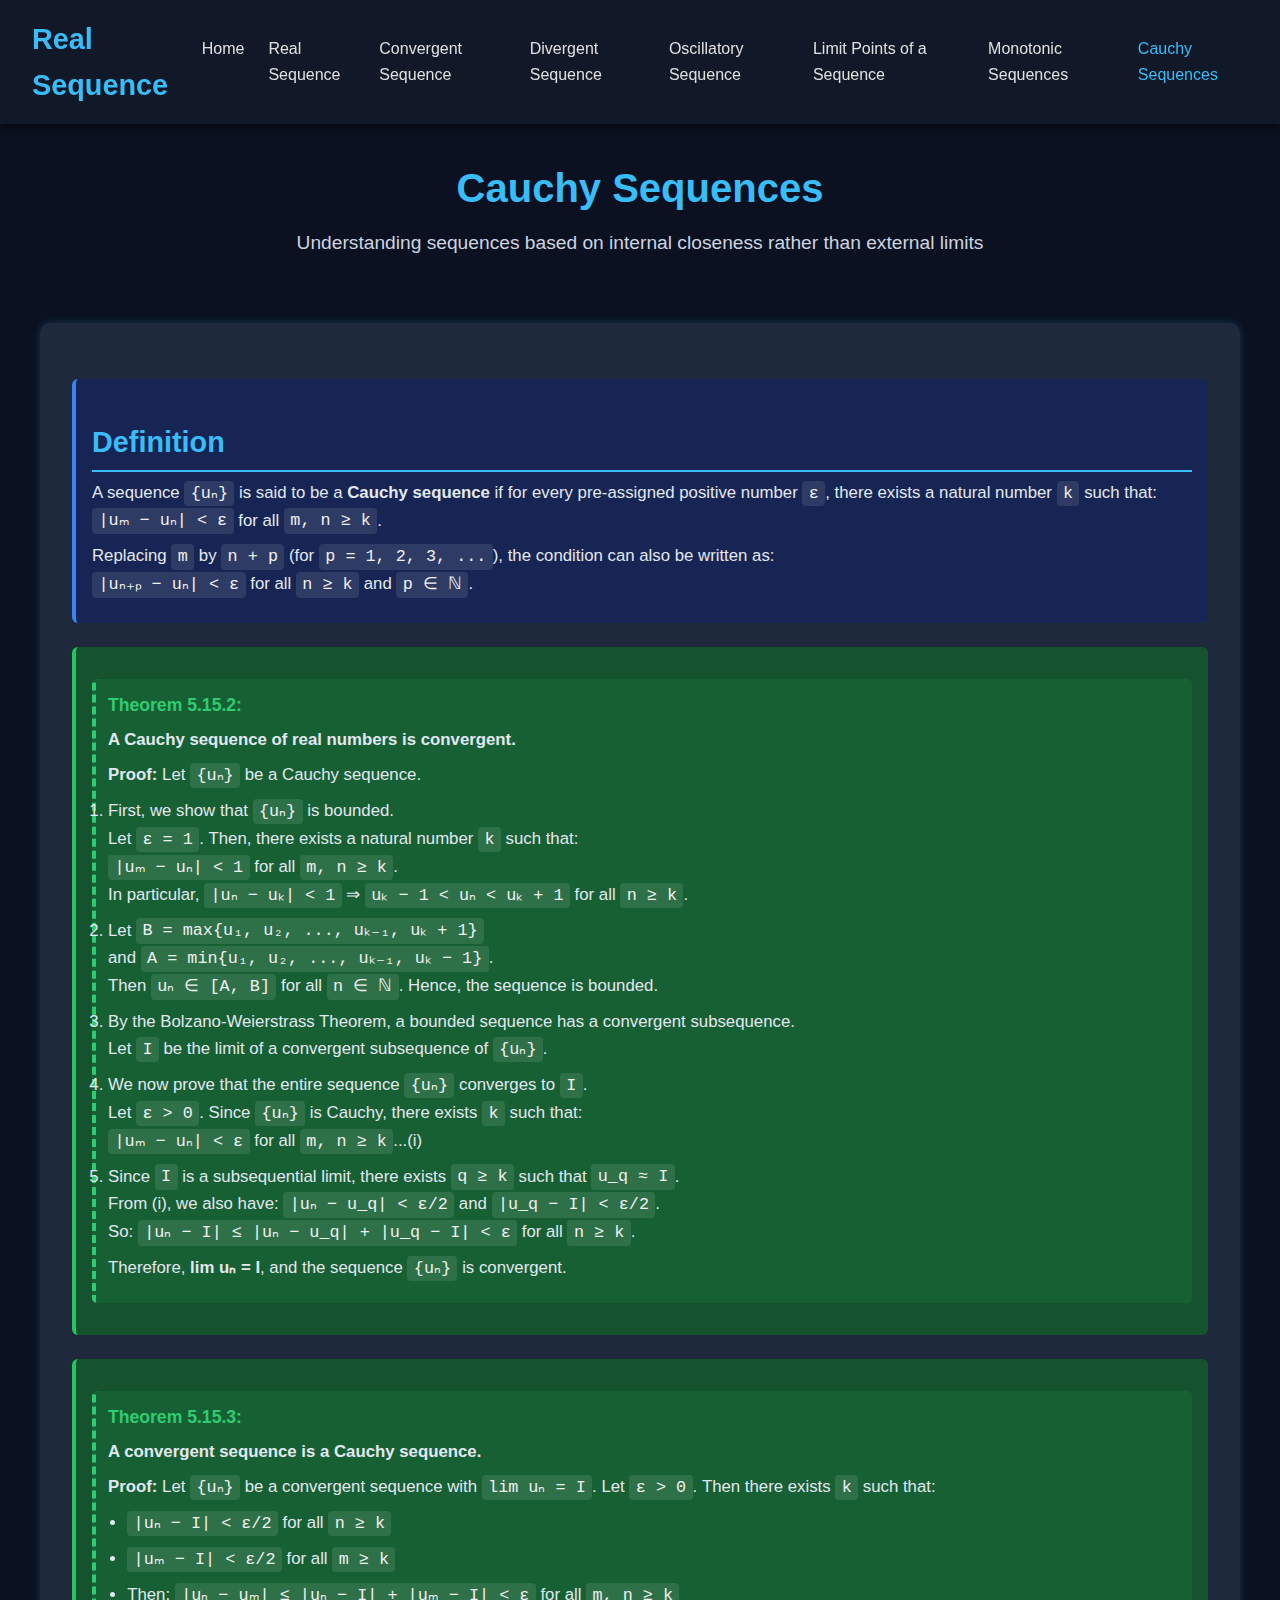
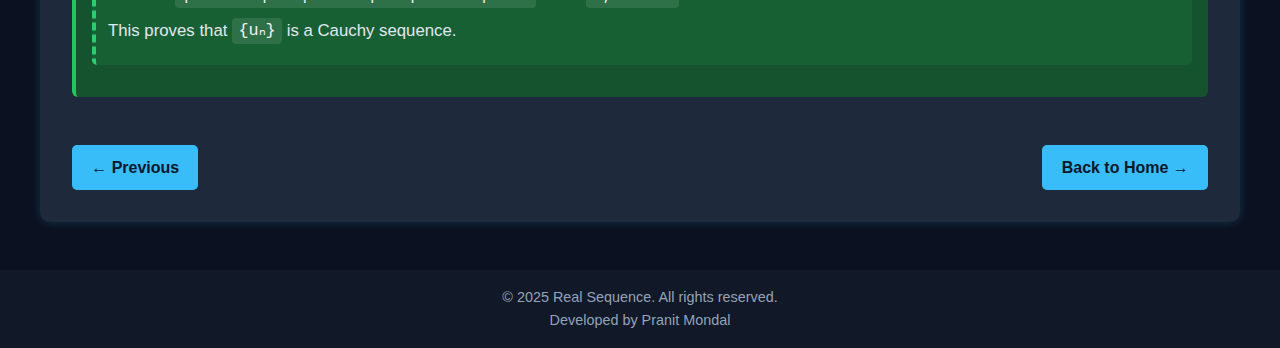
<file: cauchy-sequences.html>
<!DOCTYPE html>
<html lang="en">
<head>
  <meta charset="UTF-8" />
  <meta name="viewport" content="width=device-width, initial-scale=1.0"/>
  <title>Cauchy Sequences | Real Sequence</title>
  <link rel="stylesheet" href="real-sequence.css" />
</head>
<body>

  <nav>
    <div class="logo">Real Sequence</div>
    <ul class="nav-links">
        <li><a href="index.html">Home</a></li>
        <li><a href="real-sequence.html">Real Sequence</a></li>
        <li><a href="convergent-sequence.html">Convergent Sequence</a></li>
        <li><a href="divergent-sequence.html">Divergent Sequence</a></li>
        <li><a href="oscillatory-sequence.html">Oscillatory Sequence</a></li>
        <li><a  href="limit-points.html">Limit Points of a Sequence</a></li>
        <li><a href="monotonic-sequences.html">Monotonic Sequences</a></li>
        <li><a class="active" href="cauchy-sequences.html">Cauchy Sequences</a></li>
      
    </ul>
  </nav>

  <header class="header-content">
    <h1>Cauchy Sequences</h1>
    <p>Understanding sequences based on internal closeness rather than external limits</p>
  </header>

  <main class="content">
    <div class="definition">
        <h2>Definition</h2>
        <p>
          A sequence <code>{uₙ}</code> is said to be a <strong>Cauchy sequence</strong> if for every pre-assigned positive number <code>ε</code>, there exists a natural number <code>k</code> such that:
          <br><code>|uₘ − uₙ| &lt; ε</code> for all <code>m, n ≥ k</code>.
        </p>
        <p>
          Replacing <code>m</code> by <code>n + p</code> (for <code>p = 1, 2, 3, ...</code>), the condition can also be written as:
          <br><code>|uₙ₊ₚ − uₙ| &lt; ε</code> for all <code>n ≥ k</code> and <code>p ∈ ℕ</code>.
        </p>
      </div>
      
      <div class="theorem">
        <div class="nested-theorem">
          <h4>Theorem 5.15.2:</h4>
          <p><strong>A Cauchy sequence of real numbers is convergent.</strong></p>
          <p><strong>Proof:</strong> Let <code>{uₙ}</code> be a Cauchy sequence.</p>
          <ol>
            <li>
              First, we show that <code>{uₙ}</code> is bounded.<br>
              Let <code>ε = 1</code>. Then, there exists a natural number <code>k</code> such that:<br>
              <code>|uₘ − uₙ| &lt; 1</code> for all <code>m, n ≥ k</code>.<br>
              In particular, <code>|uₙ − uₖ| &lt; 1</code> ⇒ <code>uₖ − 1 &lt; uₙ &lt; uₖ + 1</code> for all <code>n ≥ k</code>.
            </li>
            <li>
              Let <code>B = max{u₁, u₂, ..., uₖ₋₁, uₖ + 1}</code><br>
              and <code>A = min{u₁, u₂, ..., uₖ₋₁, uₖ − 1}</code>.<br>
              Then <code>uₙ ∈ [A, B]</code> for all <code>n ∈ ℕ</code>. Hence, the sequence is bounded.
            </li>
            <li>
              By the Bolzano-Weierstrass Theorem, a bounded sequence has a convergent subsequence.<br>
              Let <code>I</code> be the limit of a convergent subsequence of <code>{uₙ}</code>.
            </li>
            <li>
              We now prove that the entire sequence <code>{uₙ}</code> converges to <code>I</code>.<br>
              Let <code>ε &gt; 0</code>. Since <code>{uₙ}</code> is Cauchy, there exists <code>k</code> such that:
              <br><code>|uₘ − uₙ| &lt; ε</code> for all <code>m, n ≥ k</code>...(i)
            </li>
            <li>
              Since <code>I</code> is a subsequential limit, there exists <code>q ≥ k</code> such that <code>u_q ≈ I</code>.<br>
              From (i), we also have: <code>|uₙ − u_q| &lt; ε/2</code> and <code>|u_q − I| &lt; ε/2</code>.<br>
              So: <code>|uₙ − I| ≤ |uₙ − u_q| + |u_q − I| &lt; ε</code> for all <code>n ≥ k</code>.
            </li>
          </ol>
          <p>Therefore, <strong>lim uₙ = I</strong>, and the sequence <code>{uₙ}</code> is convergent.</p>
        </div>
      </div>
      
      <div class="theorem">
        <div class="nested-theorem">
          <h4>Theorem 5.15.3:</h4>
          <p><strong>A convergent sequence is a Cauchy sequence.</strong></p>
          <p><strong>Proof:</strong> Let <code>{uₙ}</code> be a convergent sequence with <code>lim uₙ = I</code>. Let <code>ε &gt; 0</code>. Then there exists <code>k</code> such that:</p>
          <ul>
            <li><code>|uₙ − I| &lt; ε/2</code> for all <code>n ≥ k</code></li>
            <li><code>|uₘ − I| &lt; ε/2</code> for all <code>m ≥ k</code></li>
            <li>Then: <code>|uₙ − uₘ| ≤ |uₙ − I| + |uₘ − I| &lt; ε</code> for all <code>m, n ≥ k</code></li>
          </ul>
          <p>This proves that <code>{uₙ}</code> is a Cauchy sequence.</p>
        </div>
      </div>
      

    <div style="margin-top: 2rem; display: flex; justify-content: space-between;">
      <a href="monotonic-sequences.html" class="btn">← Previous</a>
      <a href="index.html" class="btn">Back to Home →</a>
    </div>
  </main>

  <footer>
    <p>&copy; 2025 Real Sequence. All rights reserved.</p>
    <p>Developed by Pranit Mondal</p>
  </footer>

</body>
</html>
</file>
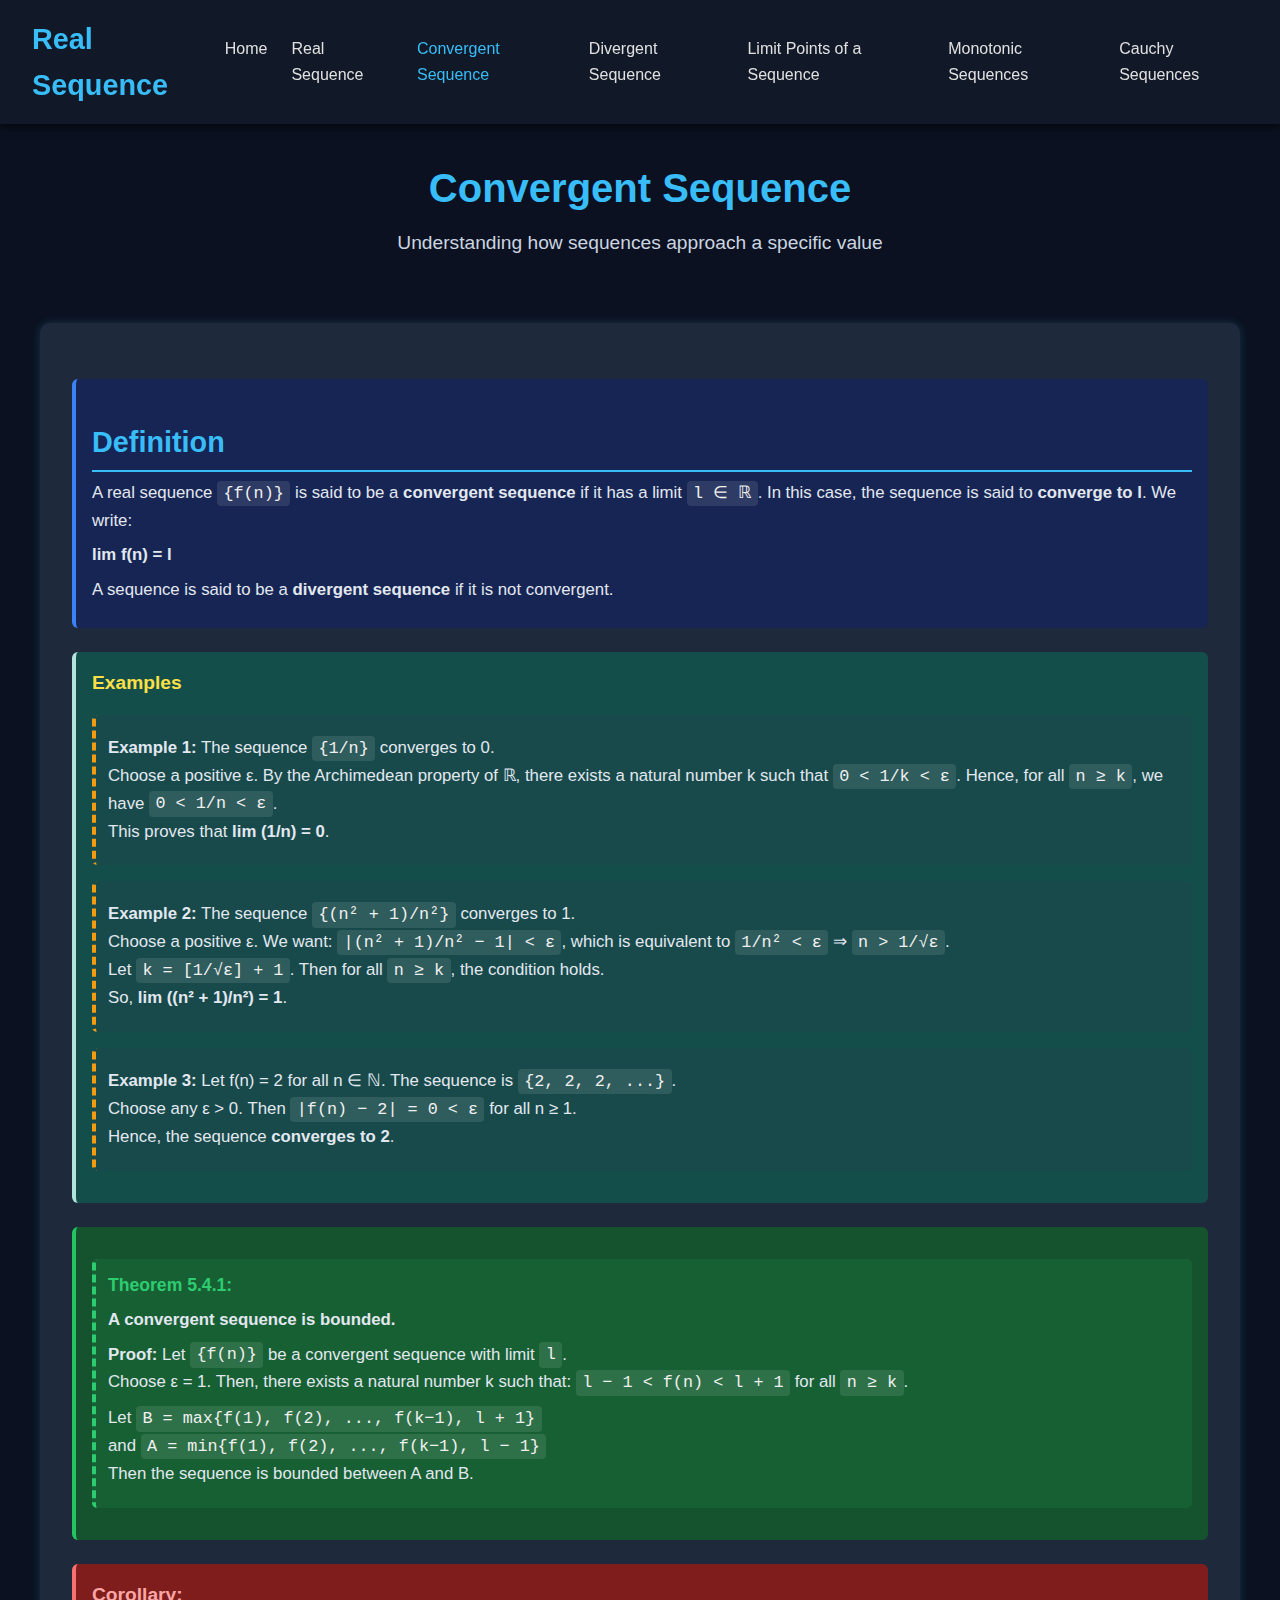
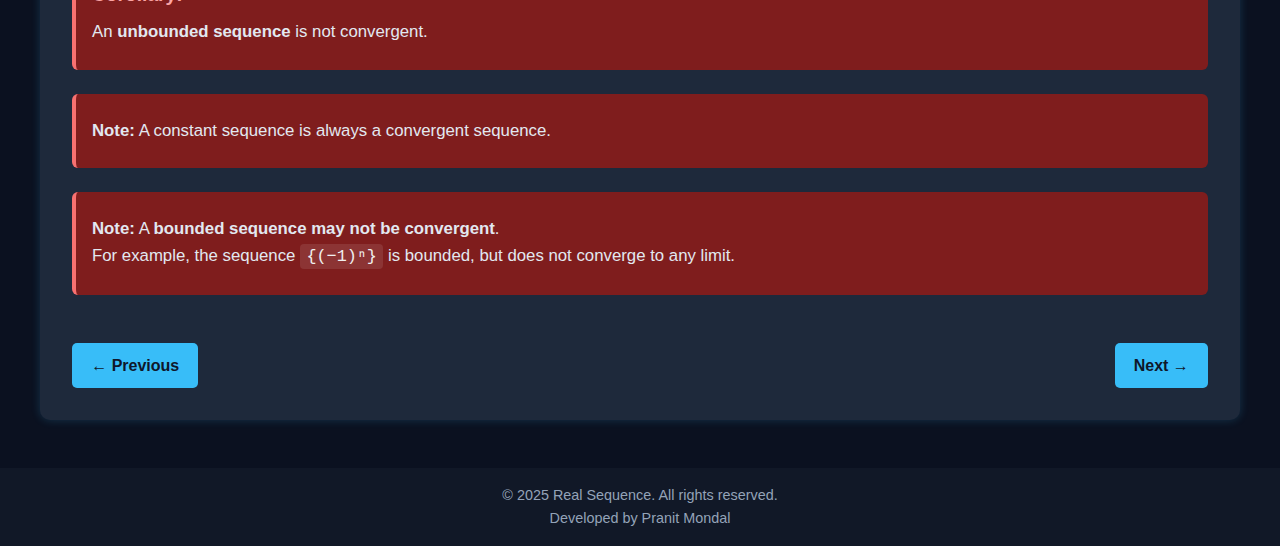
<file: convergent-sequence.html>
<!DOCTYPE html>
<html lang="en">
<head>
  <meta charset="UTF-8" />
  <meta name="viewport" content="width=device-width, initial-scale=1.0"/>
  <title>Convergent Sequence | Real Sequence</title>
  <link rel="stylesheet" href="real-sequence.css" />
</head>
<body>

  <nav>
    <div class="logo">Real Sequence</div>
    <ul class="nav-links">
        <li><a href="index.html">Home</a></li>
        <li><a href="real-sequence.html">Real Sequence</a></li>
        <li><a class="active" href="convergent-sequence.html">Convergent Sequence</a></li>
        <li><a href="divergent-sequence.html">Divergent Sequence</a></li>
        
        <li><a href="limit-points.html">Limit Points of a Sequence</a></li>
        <li><a href="monotonic-sequences.html">Monotonic Sequences</a></li>
        <li><a href="cauchy-sequences.html">Cauchy Sequences</a></li>
    </ul>
  </nav>

  <header class="header-content">
    <h1>Convergent Sequence</h1>
    <p>Understanding how sequences approach a specific value</p>
  </header>

  <main class="content">
    <div class="definition">
        <h2>Definition</h2>
        <p>
          A real sequence <code>{f(n)}</code> is said to be a <strong>convergent sequence</strong> if it has a limit <code>l ∈ ℝ</code>.
          In this case, the sequence is said to <strong>converge to l</strong>. We write:
        </p>
        <p><strong>lim f(n) = l</strong></p>
        <p>
          A sequence is said to be a <strong>divergent sequence</strong> if it is not convergent.
        </p>
      </div>
      
      <div class="example">
        <h4>Examples</h4>
      
        <div class="nested-example">
          <p>
            <strong>Example 1:</strong> The sequence <code>{1/n}</code> converges to 0.<br>
            Choose a positive ε. By the Archimedean property of ℝ, there exists a natural number k such that
            <code>0 &lt; 1/k &lt; ε</code>. Hence, for all <code>n ≥ k</code>, we have <code>0 &lt; 1/n &lt; ε</code>.<br>
            This proves that <strong>lim (1/n) = 0</strong>.
          </p>
        </div>
      
        <div class="nested-example">
          <p>
            <strong>Example 2:</strong> The sequence <code>{(n² + 1)/n²}</code> converges to 1.<br>
            Choose a positive ε. We want: <code>|(n² + 1)/n² − 1| &lt; ε</code>, which is equivalent to
            <code>1/n² &lt; ε</code> ⇒ <code>n &gt; 1/√ε</code>.<br>
            Let <code>k = [1/√ε] + 1</code>. Then for all <code>n ≥ k</code>, the condition holds.<br>
            So, <strong>lim ((n² + 1)/n²) = 1</strong>.
          </p>
        </div>
      
        <div class="nested-example">
          <p>
            <strong>Example 3:</strong> Let f(n) = 2 for all n ∈ ℕ. The sequence is <code>{2, 2, 2, ...}</code>.<br>
            Choose any ε > 0. Then <code>|f(n) − 2| = 0 &lt; ε</code> for all n ≥ 1.<br>
            Hence, the sequence <strong>converges to 2</strong>.
          </p>
        </div>
      </div>
      
      
      
      <div class="theorem">
        <div class="nested-theorem">
          <h4>Theorem 5.4.1:</h4>
          <p><strong>A convergent sequence is bounded.</strong></p>
          <p>
            <strong>Proof:</strong> Let <code>{f(n)}</code> be a convergent sequence with limit <code>l</code>.<br>
            Choose ε = 1. Then, there exists a natural number k such that:
            <code>l − 1 &lt; f(n) &lt; l + 1</code> for all <code>n ≥ k</code>.
          </p>
          <p>
            Let <code>B = max{f(1), f(2), ..., f(k−1), l + 1}</code><br>
            and <code>A = min{f(1), f(2), ..., f(k−1), l − 1}</code><br>
            Then the sequence is bounded between A and B.
          </p>
        </div>

      </div>
      
        <div class="note">
          <h4>Corollary:</h4>
          <p>
            An <strong>unbounded sequence</strong> is not convergent.
          </p>
        </div>
        <div class="note">
            <p><strong>Note:</strong> A constant sequence is always a convergent sequence.</p>
          </div>
        <div class="note">
          <p>
            <strong>Note:</strong> A <strong>bounded sequence may not be convergent</strong>.<br>
            For example, the sequence <code>{(−1)ⁿ}</code> is bounded, but does not converge to any limit.
          </p>
        </div>
      
      
    <div style="margin-top: 2rem; display: flex; justify-content: space-between;">
      <a href="real-sequence.html" class="btn">← Previous</a>
      <a href="divergent-sequence.html" class="btn">Next →</a>
    </div>
  </main>

  <footer>
    <p>&copy; 2025 Real Sequence. All rights reserved.</p>
    <p>Developed by Pranit Mondal</p>
  </footer>

</body>
</html>
</file>
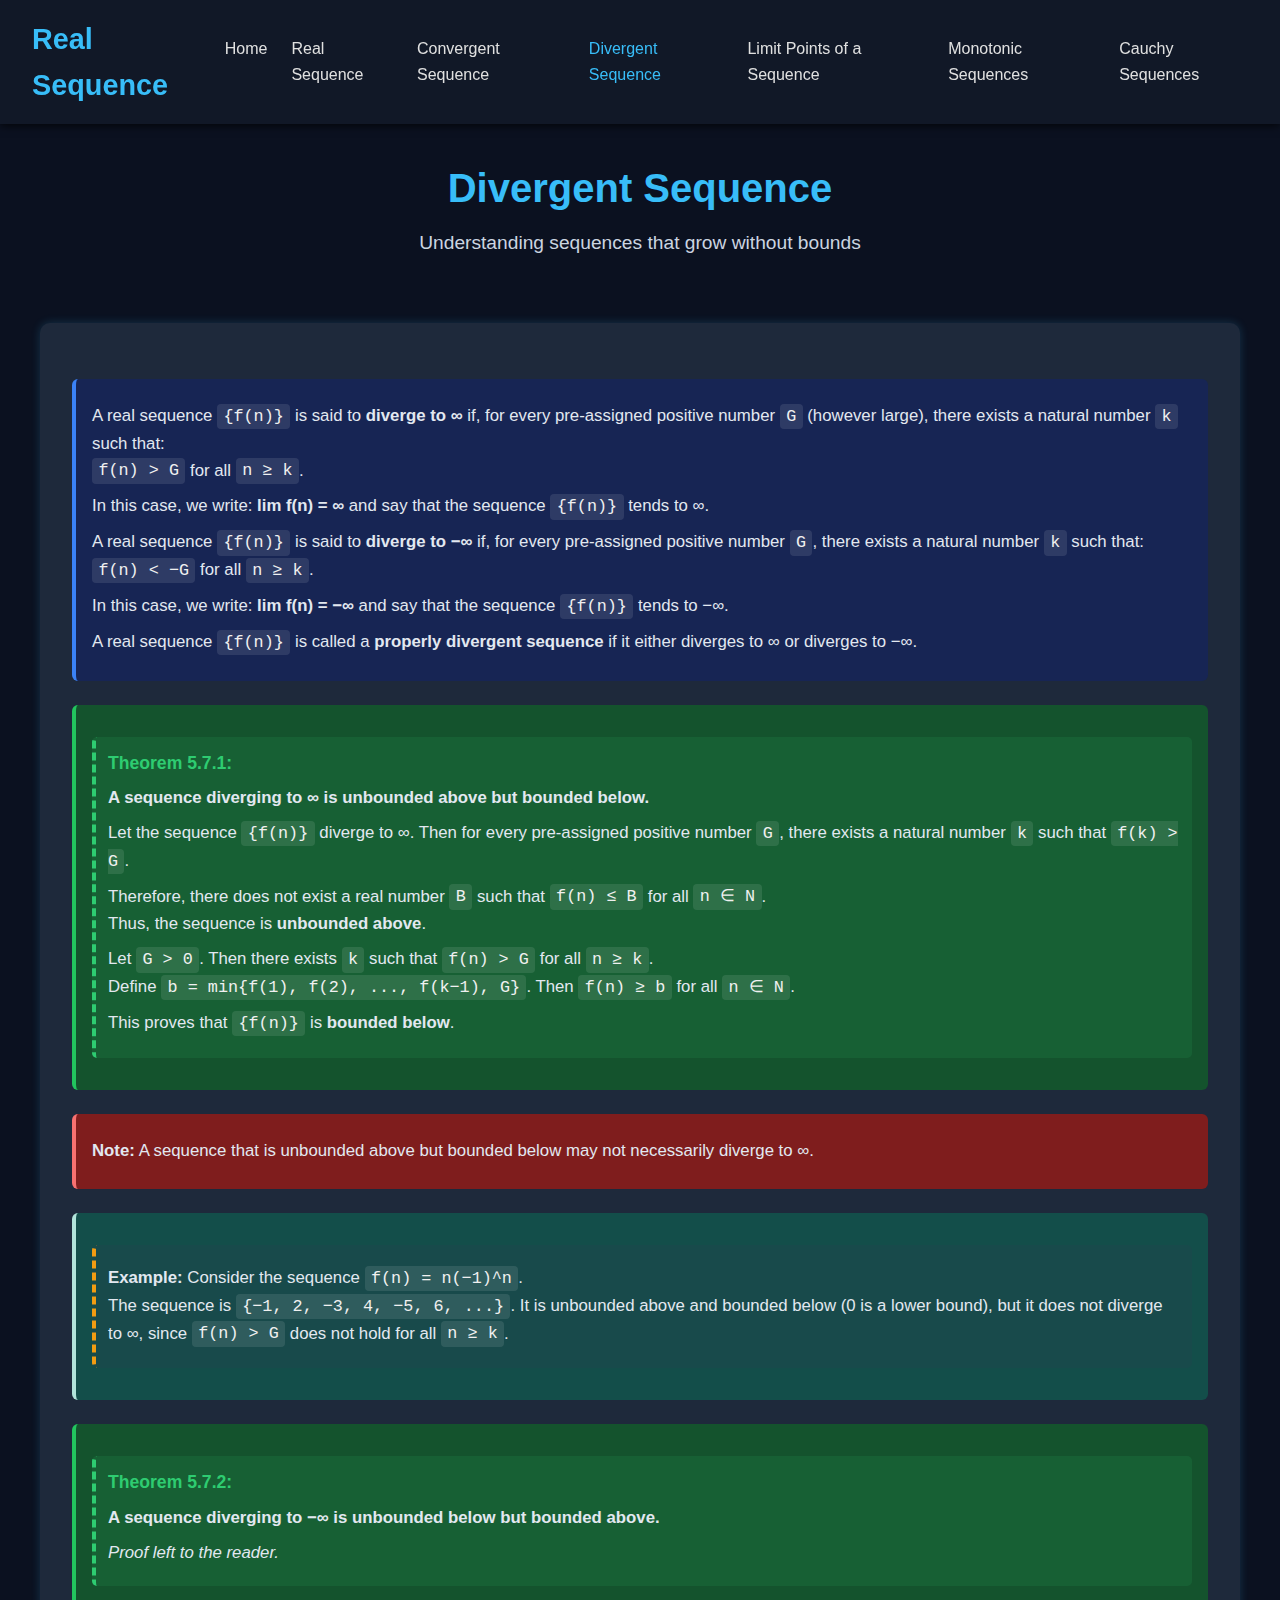
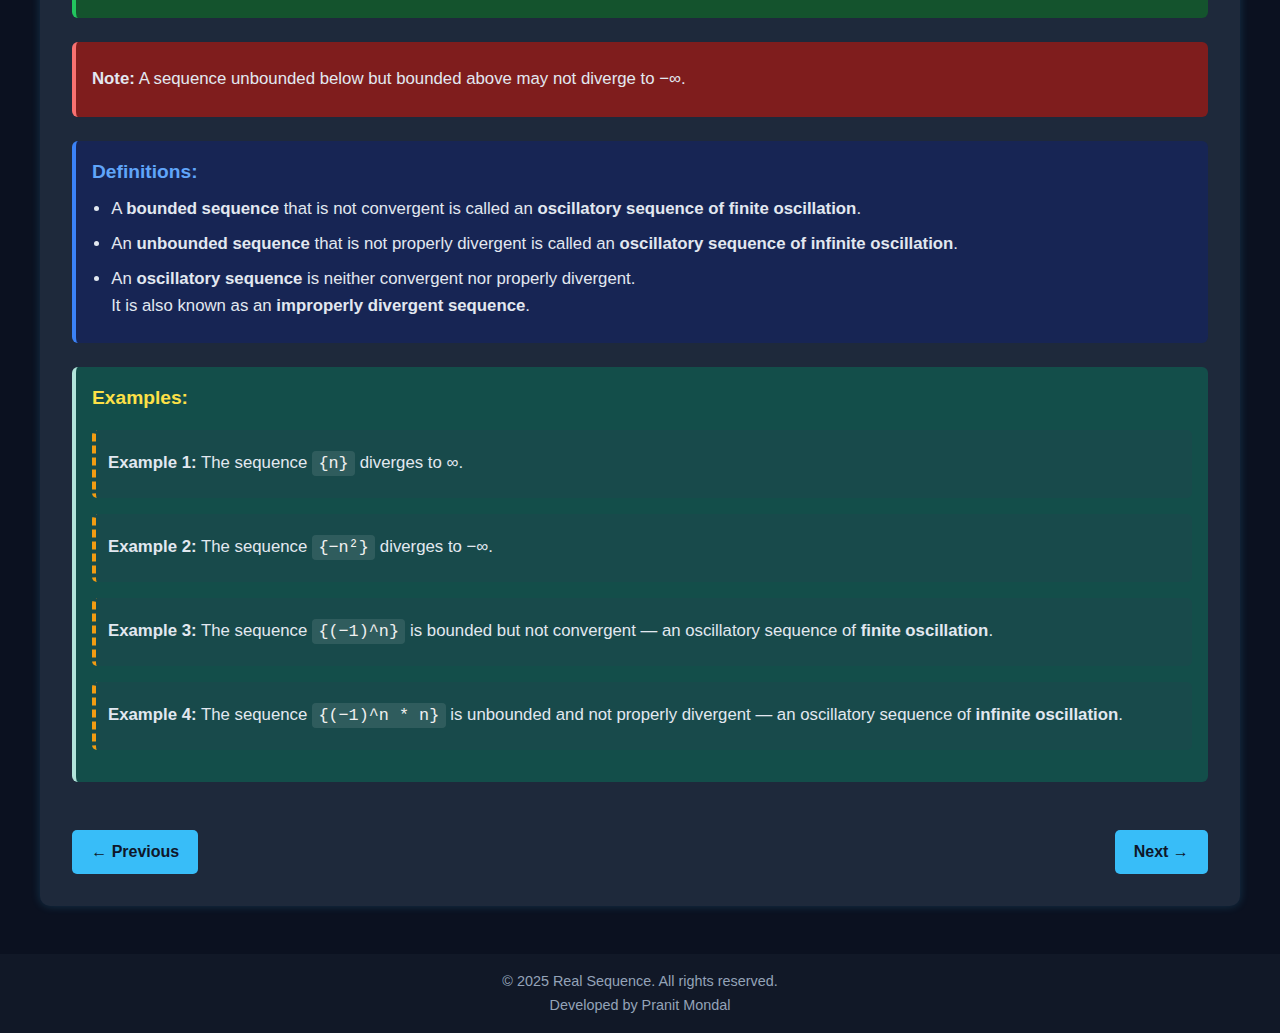
<file: divergent-sequence.html>
<!DOCTYPE html>
<html lang="en">
<head>
  <meta charset="UTF-8" />
  <meta name="viewport" content="width=device-width, initial-scale=1.0"/>
  <title>Divergent Sequence | Real Sequence</title>
  <link rel="stylesheet" href="real-sequence.css" />
</head>
<body>

  <nav>
    <div class="logo">Real Sequence</div>
    <ul class="nav-links">
        <li><a href="index.html">Home</a></li>
        <li><a href="real-sequence.html">Real Sequence</a></li>
        <li><a href="convergent-sequence.html">Convergent Sequence</a></li>
        <li><a class="active" href="divergent-sequence.html">Divergent Sequence</a></li>
       
        <li><a href="limit-points.html">Limit Points of a Sequence</a></li>
        <li><a href="monotonic-sequences.html">Monotonic Sequences</a></li>
        <li><a href="cauchy-sequences.html">Cauchy Sequences</a></li>
    </ul>
  </nav>

  <header class="header-content">
    <h1>Divergent Sequence</h1>
    <p>Understanding sequences that grow without bounds</p>
  </header>

  <main class="content">
    <div class="definition">
        <p>
          A real sequence <code>{f(n)}</code> is said to <strong>diverge to ∞</strong> if, for every pre-assigned positive number <code>G</code> (however large), there exists a natural number <code>k</code> such that:
          <br><code>f(n) &gt; G</code> for all <code>n ≥ k</code>.
        </p>
        <p>
          In this case, we write: <strong>lim f(n) = ∞</strong> and say that the sequence <code>{f(n)}</code> tends to ∞.
        </p>
      
        <p>
          A real sequence <code>{f(n)}</code> is said to <strong>diverge to −∞</strong> if, for every pre-assigned positive number <code>G</code>, there exists a natural number <code>k</code> such that:
          <br><code>f(n) &lt; −G</code> for all <code>n ≥ k</code>.
        </p>
        <p>
          In this case, we write: <strong>lim f(n) = −∞</strong> and say that the sequence <code>{f(n)}</code> tends to −∞.
        </p>
      
        <p>
          A real sequence <code>{f(n)}</code> is called a <strong>properly divergent sequence</strong> if it either diverges to ∞ or diverges to −∞.
        </p>
      </div>
      
      <div class="theorem">
        <div class="nested-theorem">
          <h4>Theorem 5.7.1:</h4>
          <p><strong>A sequence diverging to ∞ is unbounded above but bounded below.</strong></p>
          <p>
            Let the sequence <code>{f(n)}</code> diverge to ∞. Then for every pre-assigned positive number <code>G</code>, there exists a natural number <code>k</code> such that <code>f(k) &gt; G</code>.
          </p>
          <p>
            Therefore, there does not exist a real number <code>B</code> such that <code>f(n) ≤ B</code> for all <code>n ∈ N</code>.<br>
            Thus, the sequence is <strong>unbounded above</strong>.
          </p>
          <p>
            Let <code>G &gt; 0</code>. Then there exists <code>k</code> such that <code>f(n) &gt; G</code> for all <code>n ≥ k</code>.<br>
            Define <code>b = min{f(1), f(2), ..., f(k−1), G}</code>. Then <code>f(n) ≥ b</code> for all <code>n ∈ N</code>.
          </p>
          <p>
            This proves that <code>{f(n)}</code> is <strong>bounded below</strong>.
          </p>
        </div>
      </div>
      
      <div class="note">
        <p><strong>Note:</strong> A sequence that is unbounded above but bounded below may not necessarily diverge to ∞.</p>
      </div>
      
      <div class="example">
        <div class="nested-example">
          <p>
            <strong>Example:</strong> Consider the sequence <code>f(n) = n(−1)^n</code>.<br>
            The sequence is <code>{−1, 2, −3, 4, −5, 6, ...}</code>. It is unbounded above and bounded below (0 is a lower bound), but it does not diverge to ∞, since <code>f(n) &gt; G</code> does not hold for all <code>n ≥ k</code>.
          </p>
        </div>
      </div>
      
      <div class="theorem">
        <div class="nested-theorem">
          <h4>Theorem 5.7.2:</h4>
          <p><strong>A sequence diverging to −∞ is unbounded below but bounded above.</strong></p>
          <p><em>Proof left to the reader.</em></p>
        </div>
      </div>
      
      <div class="note">
        <p><strong>Note:</strong> A sequence unbounded below but bounded above may not diverge to −∞.</p>
      </div>
      
      <div class="definition">
        <h4>Definitions:</h4>
        <ul>
          <li>
            A <strong>bounded sequence</strong> that is not convergent is called an <strong>oscillatory sequence of finite oscillation</strong>.
          </li>
          <li>
            An <strong>unbounded sequence</strong> that is not properly divergent is called an <strong>oscillatory sequence of infinite oscillation</strong>.
          </li>
          <li>
            An <strong>oscillatory sequence</strong> is neither convergent nor properly divergent.<br>
            It is also known as an <strong>improperly divergent sequence</strong>.
          </li>
        </ul>
      </div>
      
      <div class="example">
        <h4>Examples:</h4>
        <div class="nested-example">
          <p><strong>Example 1:</strong> The sequence <code>{n}</code> diverges to ∞.</p>
        </div>
        <div class="nested-example">
          <p><strong>Example 2:</strong> The sequence <code>{−n²}</code> diverges to −∞.</p>
        </div>
        <div class="nested-example">
          <p><strong>Example 3:</strong> The sequence <code>{(−1)^n}</code> is bounded but not convergent — an oscillatory sequence of <strong>finite oscillation</strong>.</p>
        </div>
        <div class="nested-example">
          <p><strong>Example 4:</strong> The sequence <code>{(−1)^n * n}</code> is unbounded and not properly divergent — an oscillatory sequence of <strong>infinite oscillation</strong>.</p>
        </div>
      </div>
      
    <div style="margin-top: 2rem; display: flex; justify-content: space-between;">
      <a href="convergent-sequence.html" class="btn">← Previous</a>
      <a href="limit-points.html" class="btn">Next →</a>
    </div>
  </main>

  <footer>
    <p>&copy; 2025 Real Sequence. All rights reserved.</p>
    <p>Developed by Pranit Mondal</p>
  </footer>

</body>
</html>
</file>
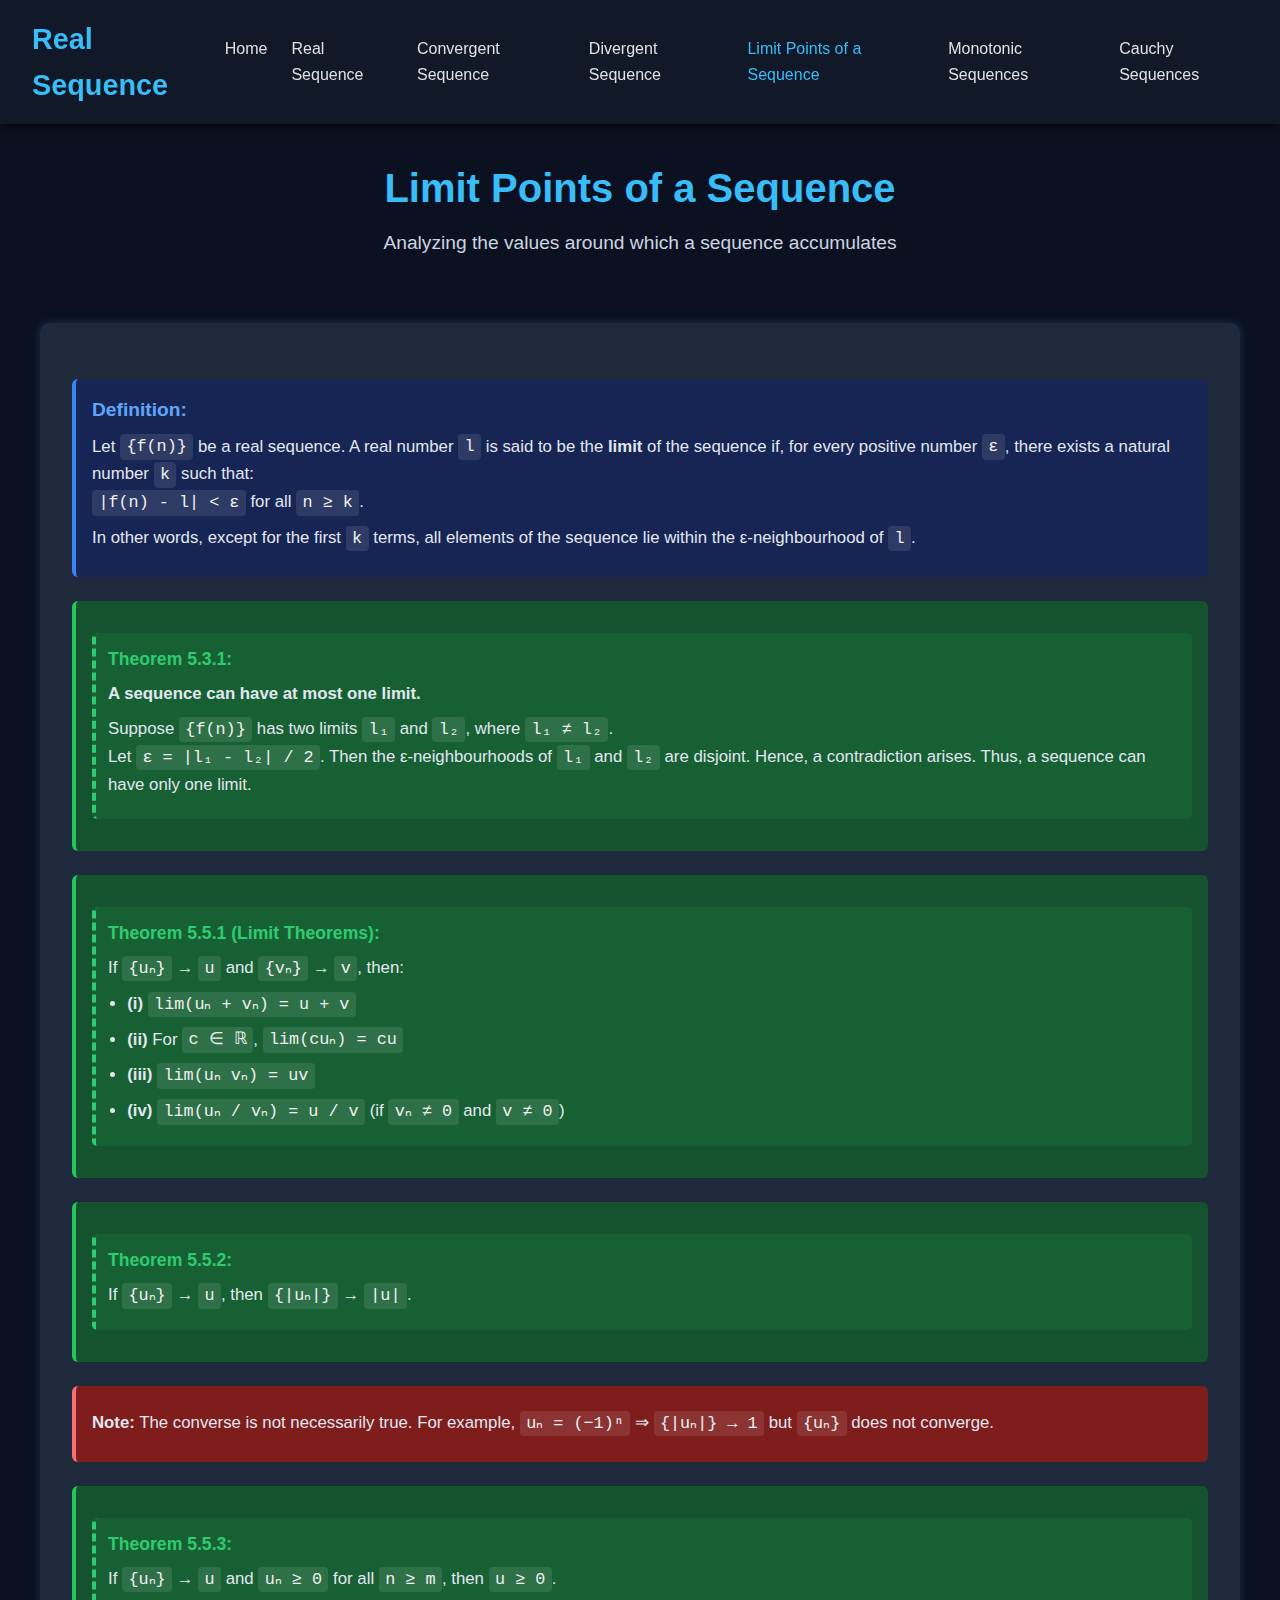
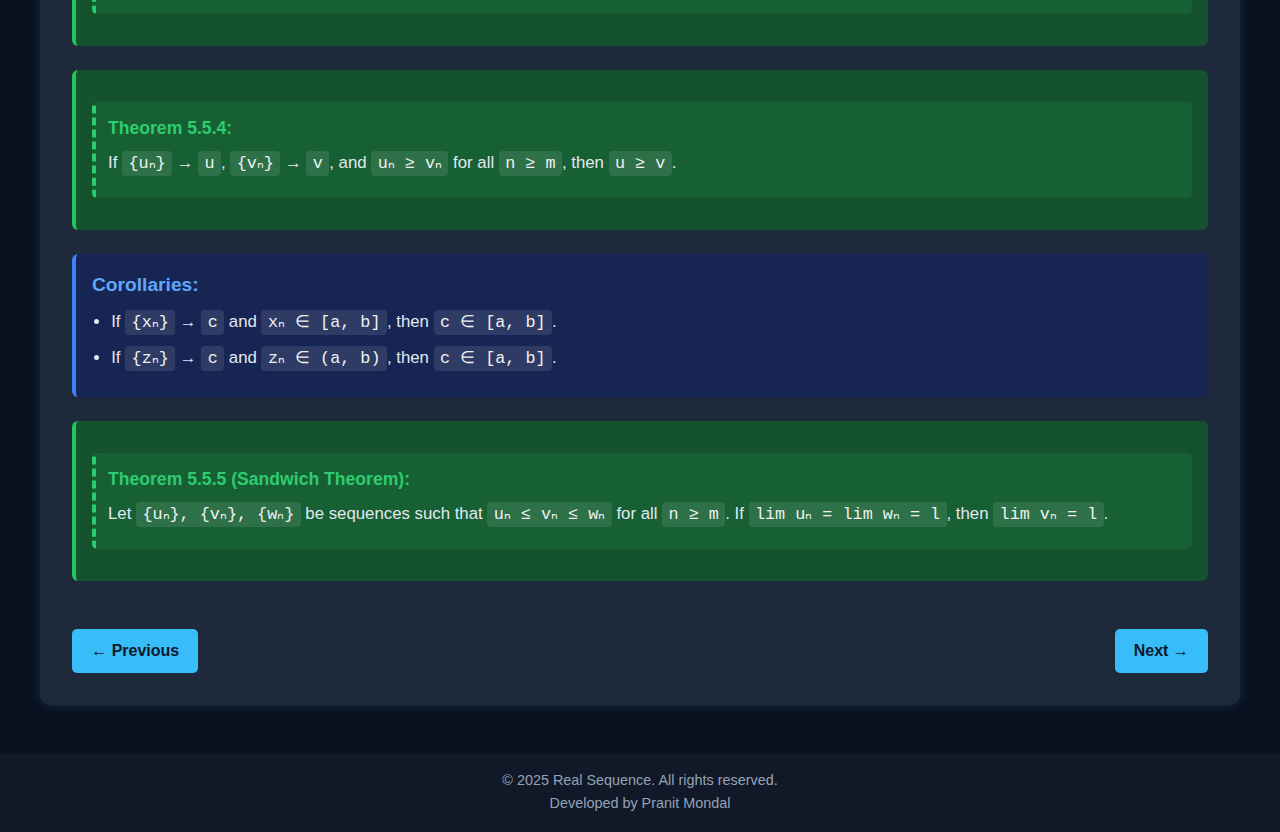
<file: limit-points.html>
<!DOCTYPE html>
<html lang="en">
<head>
  <meta charset="UTF-8" />
  <meta name="viewport" content="width=device-width, initial-scale=1.0"/>
  <title>Limit Points | Real Sequence</title>
  <link rel="stylesheet" href="real-sequence.css" />
  
</head>
<body>

  <nav>
    <div class="logo">Real Sequence</div>
    <ul class="nav-links">
        <li><a href="index.html">Home</a></li>
        <li><a href="real-sequence.html">Real Sequence</a></li>
        <li><a href="convergent-sequence.html">Convergent Sequence</a></li>
        <li><a href="divergent-sequence.html">Divergent Sequence</a></li>
        
        <li><a class="active" href="limit-points.html">Limit Points of a Sequence</a></li>
        <li><a href="monotonic-sequences.html">Monotonic Sequences</a></li>
        <li><a href="cauchy-sequences.html">Cauchy Sequences</a></li>
    </ul>
  </nav>

  <header class="header-content">
    <h1>Limit Points of a Sequence</h1>
    <p>Analyzing the values around which a sequence accumulates</p>
  </header>

  <main class="content">
  <div class="defination">
    <div class="definition">
        <h4>Definition:</h4>
        <p>
          Let <code>{f(n)}</code> be a real sequence. A real number <code>l</code> is said to be the <strong>limit</strong> of the sequence if, for every positive number <code>ε</code>, there exists a natural number <code>k</code> such that:
          <br><code>|f(n) - l| &lt; ε</code> for all <code>n ≥ k</code>.
        </p>
        <p>
          In other words, except for the first <code>k</code> terms, all elements of the sequence lie within the ε-neighbourhood of <code>l</code>.
        </p>
      </div>
      
      <div class="theorem">
        <div class="nested-theorem">
          <h4>Theorem 5.3.1:</h4>
          <p><strong>A sequence can have at most one limit.</strong></p>
          <p>
            Suppose <code>{f(n)}</code> has two limits <code>l₁</code> and <code>l₂</code>, where <code>l₁ ≠ l₂</code>.<br>
            Let <code>ε = |l₁ - l₂| / 2</code>. Then the ε-neighbourhoods of <code>l₁</code> and <code>l₂</code> are disjoint.
            Hence, a contradiction arises. Thus, a sequence can have only one limit.
          </p>
        </div>
      </div>
      
      <div class="theorem">
        <div class="nested-theorem">
          <h4>Theorem 5.5.1 (Limit Theorems):</h4>
          <p>If <code>{uₙ}</code> → <code>u</code> and <code>{vₙ}</code> → <code>v</code>, then:</p>
          <ul>
            <li><strong>(i)</strong> <code>lim(uₙ + vₙ) = u + v</code></li>
            <li><strong>(ii)</strong> For <code>c ∈ ℝ</code>, <code>lim(cuₙ) = cu</code></li>
            <li><strong>(iii)</strong> <code>lim(uₙ vₙ) = uv</code></li>
            <li><strong>(iv)</strong> <code>lim(uₙ / vₙ) = u / v</code> (if <code>vₙ ≠ 0</code> and <code>v ≠ 0</code>)</li>
          </ul>
        </div>
      </div>
      
      <div class="theorem">
        <div class="nested-theorem">
          <h4>Theorem 5.5.2:</h4>
          <p>If <code>{uₙ}</code> → <code>u</code>, then <code>{|uₙ|}</code> → <code>|u|</code>.</p>
        </div>
      </div>
      
      <div class="note">
        <p><strong>Note:</strong> The converse is not necessarily true. For example, <code>uₙ = (−1)ⁿ</code> ⇒ <code>{|uₙ|} → 1</code> but <code>{uₙ}</code> does not converge.</p>
      </div>
      
      <div class="theorem">
        <div class="nested-theorem">
          <h4>Theorem 5.5.3:</h4>
          <p>If <code>{uₙ}</code> → <code>u</code> and <code>uₙ ≥ 0</code> for all <code>n ≥ m</code>, then <code>u ≥ 0</code>.</p>
        </div>
      </div>
      
      <div class="theorem">
        <div class="nested-theorem">
          <h4>Theorem 5.5.4:</h4>
          <p>If <code>{uₙ}</code> → <code>u</code>, <code>{vₙ}</code> → <code>v</code>, and <code>uₙ ≥ vₙ</code> for all <code>n ≥ m</code>, then <code>u ≥ v</code>.</p>
        </div>
      </div>
      
      <div class="definition">
        <h4>Corollaries:</h4>
        <ul>
          <li>If <code>{xₙ}</code> → <code>c</code> and <code>xₙ ∈ [a, b]</code>, then <code>c ∈ [a, b]</code>.</li>
          <li>If <code>{zₙ}</code> → <code>c</code> and <code>zₙ ∈ (a, b)</code>, then <code>c ∈ [a, b]</code>.</li>
        </ul>
      </div>
      
      <div class="theorem">
        <div class="nested-theorem">
          <h4>Theorem 5.5.5 (Sandwich Theorem):</h4>
          <p>
            Let <code>{uₙ}, {vₙ}, {wₙ}</code> be sequences such that <code>uₙ ≤ vₙ ≤ wₙ</code> for all <code>n ≥ m</code>. If <code>lim uₙ = lim wₙ = l</code>, then <code>lim vₙ = l</code>.
          </p>
        </div>
      </div>
      
    <div style="margin-top: 2rem; display: flex; justify-content: space-between;">
      <a href="divergent-sequence.html" class="btn">← Previous</a>
      <a href="monotonic-sequences.html" class="btn">Next →</a>
    </div>
  </main>

  <footer>
    <p>&copy; 2025 Real Sequence. All rights reserved.</p>
    <p>Developed by Pranit Mondal</p>
  </footer>

</body>
</html>
</file>
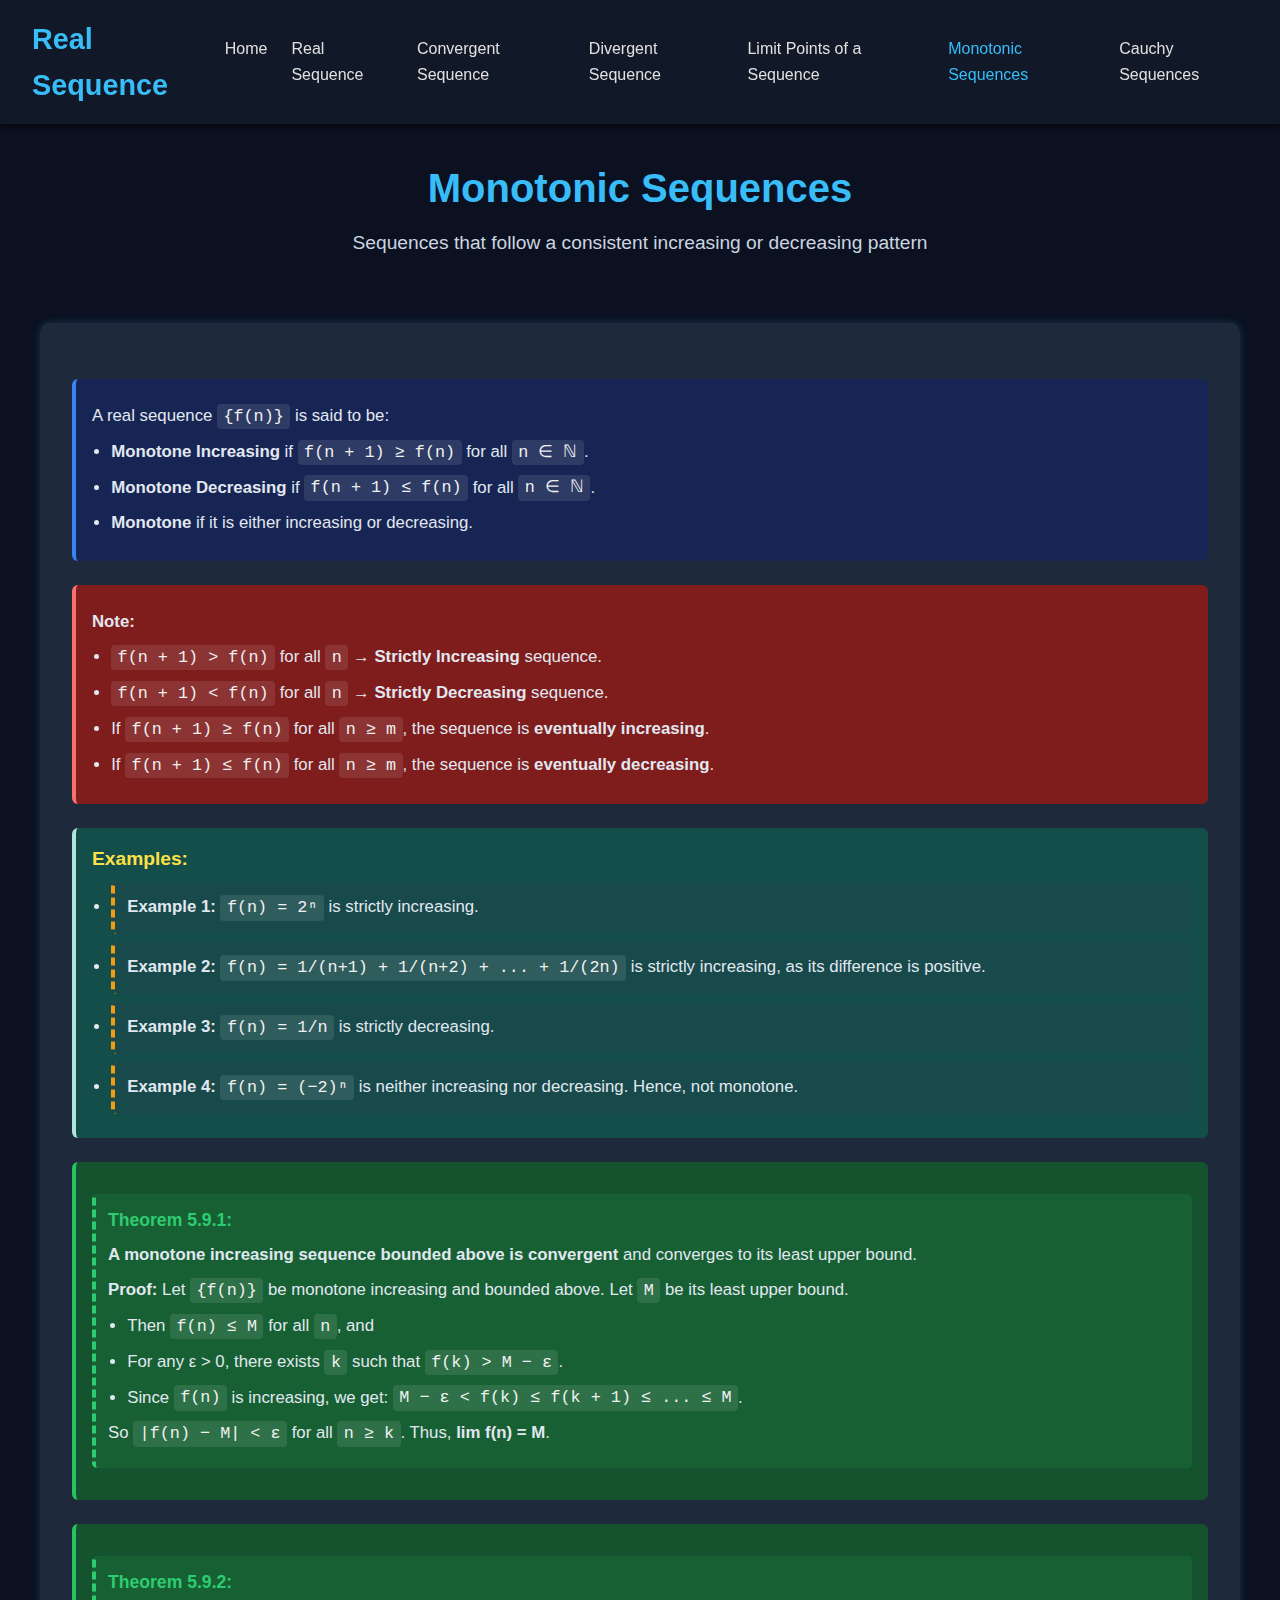
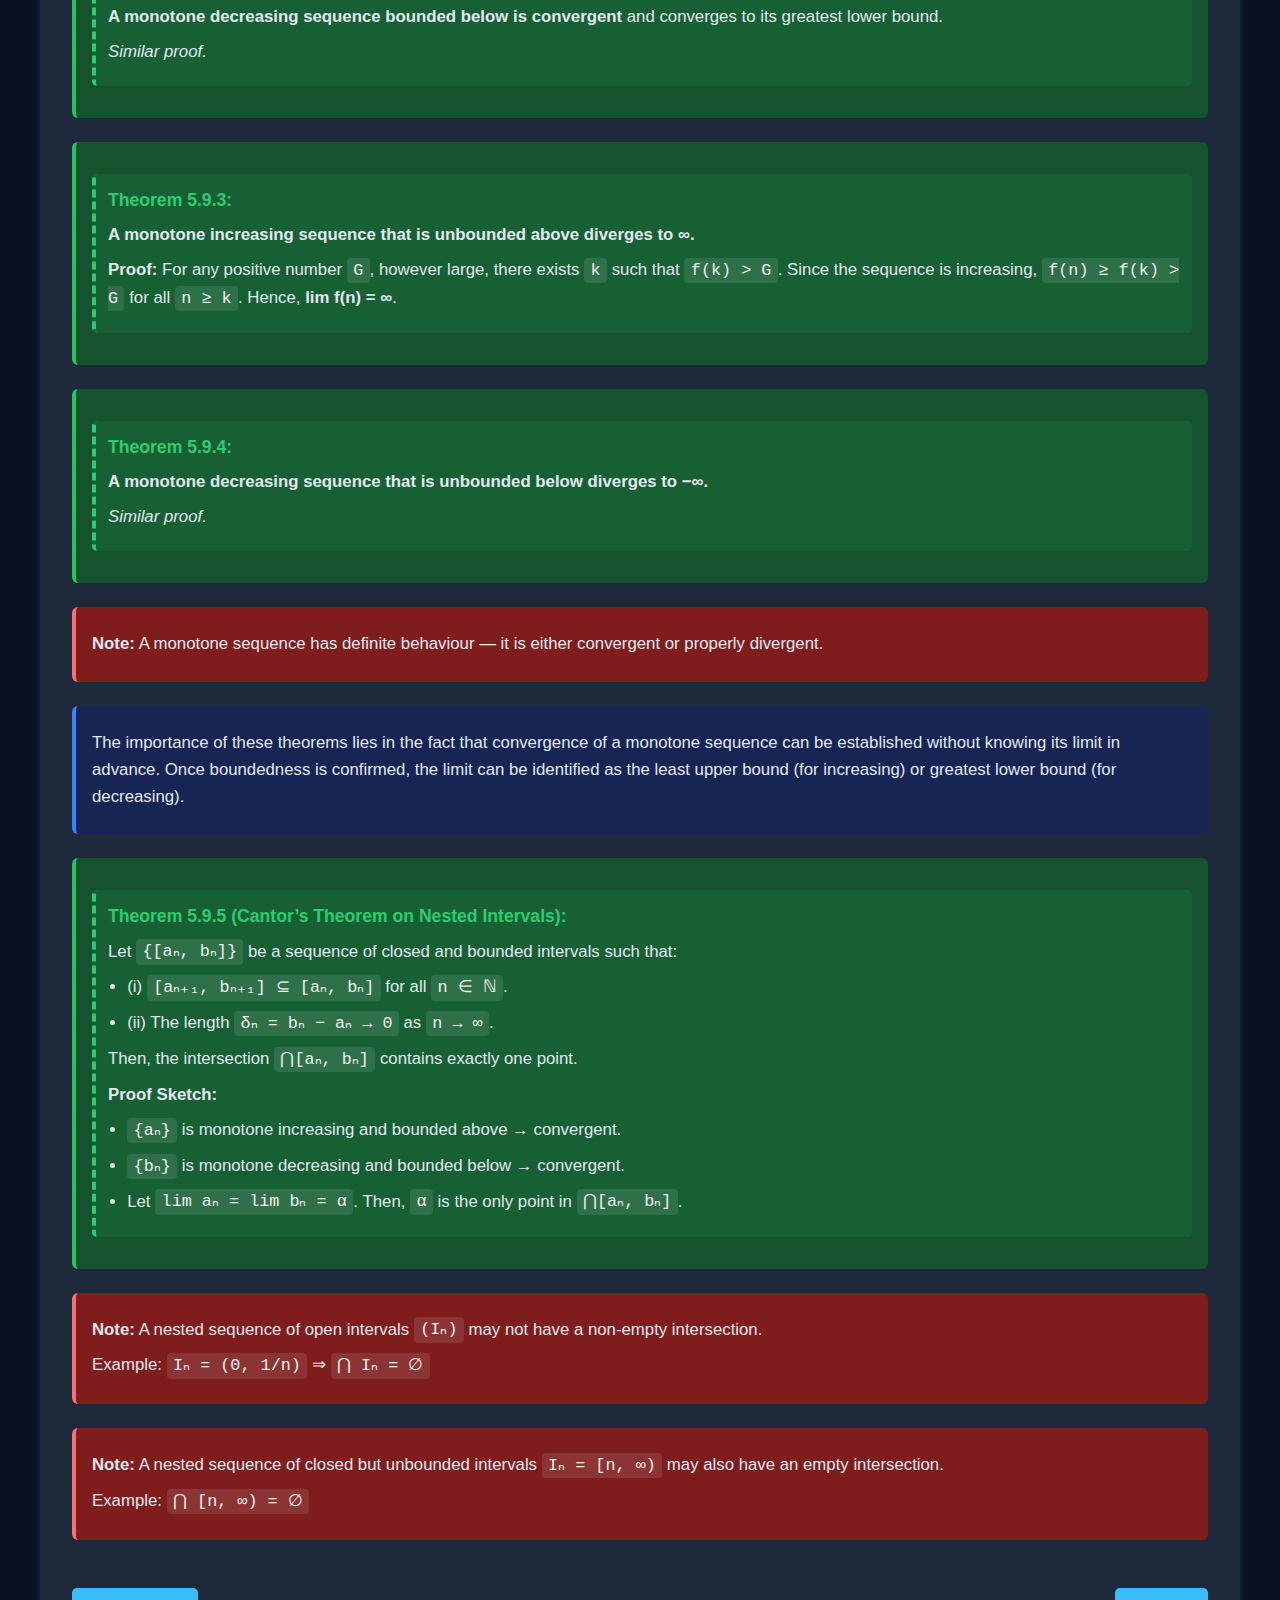
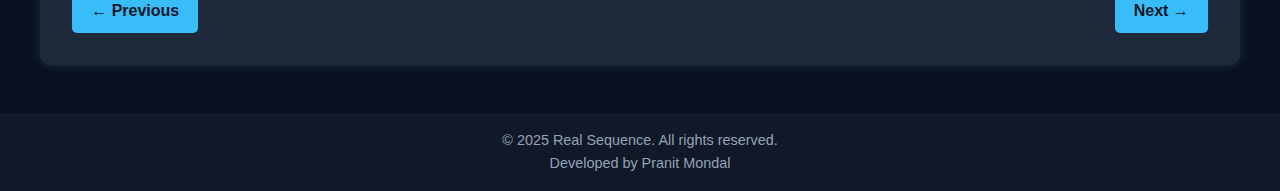
<file: monotonic-sequences.html>
<!DOCTYPE html>
<html lang="en">
<head>
  <meta charset="UTF-8" />
  <meta name="viewport" content="width=device-width, initial-scale=1.0"/>
  <title>Monotonic Sequences | Real Sequence</title>
  <link rel="stylesheet" href="real-sequence.css" />
</head>
<body>

  <nav>
    <div class="logo">Real Sequence</div>
    <ul class="nav-links">
        <li><a href="index.html">Home</a></li>
        <li><a href="real-sequence.html">Real Sequence</a></li>
        <li><a href="convergent-sequence.html">Convergent Sequence</a></li>
        <li><a href="divergent-sequence.html">Divergent Sequence</a></li>
        
        <li><a href="limit-points.html">Limit Points of a Sequence</a></li>
        <li><a  class="active" href="monotonic-sequences.html">Monotonic Sequences</a></li>
        <li><a href="cauchy-sequences.html">Cauchy Sequences</a></li>
     
    </ul>
  </nav>

  <header class="header-content">
    <h1>Monotonic Sequences</h1>
    <p>Sequences that follow a consistent increasing or decreasing pattern</p>
  </header>

  <main class="content">
    <div class="definition">
        <p>A real sequence <code>{f(n)}</code> is said to be:</p>
        <ul>
          <li><strong>Monotone Increasing</strong> if <code>f(n + 1) ≥ f(n)</code> for all <code>n ∈ ℕ</code>.</li>
          <li><strong>Monotone Decreasing</strong> if <code>f(n + 1) ≤ f(n)</code> for all <code>n ∈ ℕ</code>.</li>
          <li><strong>Monotone</strong> if it is either increasing or decreasing.</li>
        </ul>
      </div>
      
      <div class="note">
        <p><strong>Note:</strong></p>
        <ul>
          <li><code>f(n + 1) &gt; f(n)</code> for all <code>n</code> → <strong>Strictly Increasing</strong> sequence.</li>
          <li><code>f(n + 1) &lt; f(n)</code> for all <code>n</code> → <strong>Strictly Decreasing</strong> sequence.</li>
          <li>If <code>f(n + 1) ≥ f(n)</code> for all <code>n ≥ m</code>, the sequence is <strong>eventually increasing</strong>.</li>
          <li>If <code>f(n + 1) ≤ f(n)</code> for all <code>n ≥ m</code>, the sequence is <strong>eventually decreasing</strong>.</li>
        </ul>
      </div>
      
      <div class="example">
        <h4>Examples:</h4>
        <ul>
          <li class="nested-example"><strong>Example 1:</strong> <code>f(n) = 2ⁿ</code> is strictly increasing.</li>
          <li class="nested-example"><strong>Example 2:</strong> <code>f(n) = 1/(n+1) + 1/(n+2) + ... + 1/(2n)</code> is strictly increasing, as its difference is positive.</li>
          <li class="nested-example"><strong>Example 3:</strong> <code>f(n) = 1/n</code> is strictly decreasing.</li>
          <li class="nested-example"><strong>Example 4:</strong> <code>f(n) = (−2)ⁿ</code> is neither increasing nor decreasing. Hence, not monotone.</li>
        </ul>
      </div>
      
      <div class="theorem">
        <div class="nested-theorem">
          <h4>Theorem 5.9.1:</h4>
          <p><strong>A monotone increasing sequence bounded above is convergent</strong> and converges to its least upper bound.</p>
          <p><strong>Proof:</strong> Let <code>{f(n)}</code> be monotone increasing and bounded above. Let <code>M</code> be its least upper bound.</p>
          <ul>
            <li>Then <code>f(n) ≤ M</code> for all <code>n</code>, and</li>
            <li>For any ε > 0, there exists <code>k</code> such that <code>f(k) &gt; M − ε</code>.</li>
            <li>Since <code>f(n)</code> is increasing, we get: <code>M − ε &lt; f(k) ≤ f(k + 1) ≤ ... ≤ M</code>.</li>
          </ul>
          <p>So <code>|f(n) − M| &lt; ε</code> for all <code>n ≥ k</code>. Thus, <strong>lim f(n) = M</strong>.</p>
        </div>
      </div>
      
      <div class="theorem">
        <div class="nested-theorem">
          <h4>Theorem 5.9.2:</h4>
          <p><strong>A monotone decreasing sequence bounded below is convergent</strong> and converges to its greatest lower bound.</p>
          <p><em>Similar proof.</em></p>
        </div>
      </div>
      
      <div class="theorem">
        <div class="nested-theorem">
          <h4>Theorem 5.9.3:</h4>
          <p><strong>A monotone increasing sequence that is unbounded above diverges to ∞.</strong></p>
          <p><strong>Proof:</strong> For any positive number <code>G</code>, however large, there exists <code>k</code> such that <code>f(k) &gt; G</code>. Since the sequence is increasing, <code>f(n) ≥ f(k) &gt; G</code> for all <code>n ≥ k</code>. Hence, <strong>lim f(n) = ∞</strong>.</p>
        </div>
      </div>
      
      <div class="theorem">
        <div class="nested-theorem">
          <h4>Theorem 5.9.4:</h4>
          <p><strong>A monotone decreasing sequence that is unbounded below diverges to −∞.</strong></p>
          <p><em>Similar proof.</em></p>
        </div>
      </div>
      
      <div class="note">
        <p><strong>Note:</strong> A monotone sequence has definite behaviour — it is either convergent or properly divergent.</p>
      </div>
      
      <div class="definition">
        <p>
          The importance of these theorems lies in the fact that convergence of a monotone sequence can be established without knowing its limit in advance.
          Once boundedness is confirmed, the limit can be identified as the least upper bound (for increasing) or greatest lower bound (for decreasing).
        </p>
      </div>
      
      <div class="theorem">
        <div class="nested-theorem">
          <h4>Theorem 5.9.5 (Cantor’s Theorem on Nested Intervals):</h4>
          <p>Let <code>{[aₙ, bₙ]}</code> be a sequence of closed and bounded intervals such that:</p>
          <ul>
            <li>(i) <code>[aₙ₊₁, bₙ₊₁] ⊆ [aₙ, bₙ]</code> for all <code>n ∈ ℕ</code>.</li>
            <li>(ii) The length <code>δₙ = bₙ − aₙ → 0</code> as <code>n → ∞</code>.</li>
          </ul>
          <p>Then, the intersection <code>⋂[aₙ, bₙ]</code> contains exactly one point.</p>
          <p><strong>Proof Sketch:</strong></p>
          <ul>
            <li><code>{aₙ}</code> is monotone increasing and bounded above → convergent.</li>
            <li><code>{bₙ}</code> is monotone decreasing and bounded below → convergent.</li>
            <li>Let <code>lim aₙ = lim bₙ = α</code>. Then, <code>α</code> is the only point in <code>⋂[aₙ, bₙ]</code>.</li>
          </ul>
        </div>
      </div>
      
      <div class="note">
        <p><strong>Note:</strong> A nested sequence of open intervals <code>(Iₙ)</code> may not have a non-empty intersection.</p>
        <p>Example: <code>Iₙ = (0, 1/n)</code> ⇒ <code>⋂ Iₙ = ∅</code></p>
      </div>
      
      <div class="note">
        <p><strong>Note:</strong> A nested sequence of closed but unbounded intervals <code>Iₙ = [n, ∞)</code> may also have an empty intersection.</p>
        <p>Example: <code>⋂ [n, ∞) = ∅</code></p>
      </div>
      

    <div style="margin-top: 2rem; display: flex; justify-content: space-between;">
      <a href="limit-points.html" class="btn">← Previous</a>
      <a href="cauchy-sequences.html" class="btn">Next →</a>
    </div>
  </main>

  <footer>
    <p>&copy; 2025 Real Sequence. All rights reserved.</p>
    <p>Developed by Pranit Mondal</p>
  </footer>

</body>
</html>
</file>
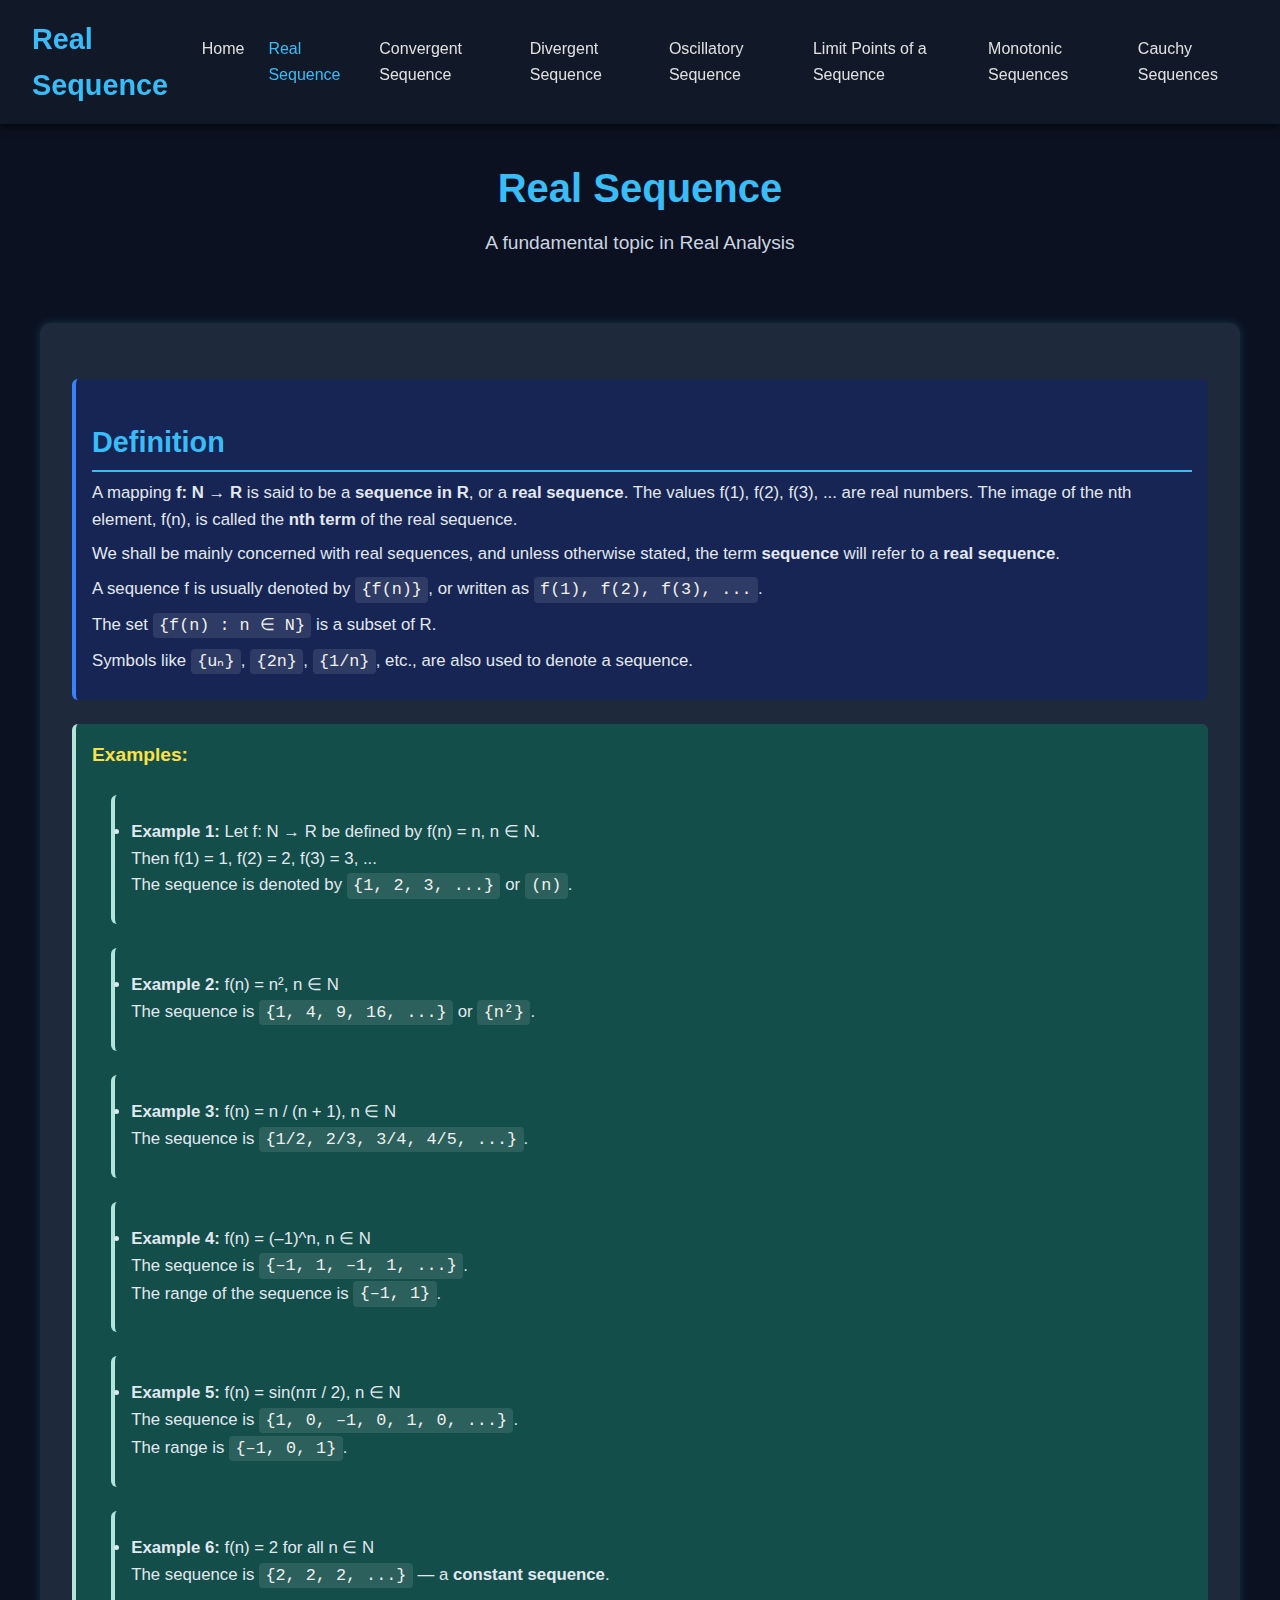
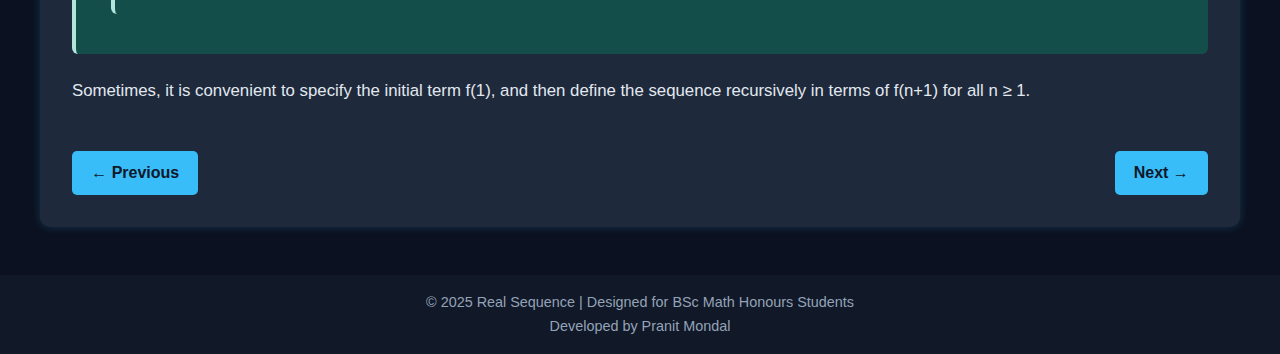
<file: real-sequence.html>
<!DOCTYPE html>
<html lang="en">
  <head>
    <meta charset="UTF-8" />
    <meta name="viewport" content="width=device-width, initial-scale=1.0" />
    <title>Real Sequence</title>
    <link rel="stylesheet" href="real-sequence.css" />
  </head>
  <body>
    <header>
      <nav>
        <div class="logo">Real Sequence</div>
        <ul class="nav-links">
          <li><a href="index.html">Home</a></li>
          <li><a class="active" href="real-sequence.html">Real Sequence</a></li>
          <li><a href="convergent-sequence.html">Convergent Sequence</a></li>
          <li><a href="divergent-sequence.html">Divergent Sequence</a></li>
          <li><a href="oscillatory-sequence.html">Oscillatory Sequence</a></li>
          <li><a href="limit-points.html">Limit Points of a Sequence</a></li>
          <li><a href="monotonic-sequences.html">Monotonic Sequences</a></li>
          <li><a href="cauchy-sequences.html">Cauchy Sequences</a></li>
        </ul>
      </nav>
      <div class="header-content">
        <h1>Real Sequence</h1>
        <p>A fundamental topic in Real Analysis</p>
      </div>
    </header>

    <section class="content">
      <div class="definition">
        <h2>Definition</h2>

        <p>
          A mapping <strong>f: N → R</strong> is said to be a
          <strong>sequence in R</strong>, or a <strong>real sequence</strong>.
          The values f(1), f(2), f(3), ... are real numbers. The image of the
          nth element, f(n), is called the <strong>nth term</strong> of the real
          sequence.
        </p>

        <p>
          We shall be mainly concerned with real sequences, and unless otherwise
          stated, the term <strong>sequence</strong> will refer to a
          <strong>real sequence</strong>.
        </p>

        <p>
          A sequence f is usually denoted by <code>{f(n)}</code>, or written as
          <code>f(1), f(2), f(3), ...</code>.
        </p>

        <p>The set <code>{f(n) : n ∈ N}</code> is a subset of R.</p>

        <p>
          Symbols like <code>{uₙ}</code>, <code>{2n}</code>, <code>{1/n}</code>,
          etc., are also used to denote a sequence.
        </p>
      </div>

      <div class="example">
        <h4>Examples:</h4>

        <ul>
          <div class="example">
            <li>
              <strong>Example 1:</strong> Let f: N → R be defined by f(n) = n, n
              ∈ N.<br />
              Then f(1) = 1, f(2) = 2, f(3) = 3, ...<br />
              The sequence is denoted by <code>{1, 2, 3, ...}</code> or
              <code>(n)</code>.
            </li>
          </div>
          <div class="example">
            <li>
              <strong>Example 2:</strong> f(n) = n², n ∈ N<br />
              The sequence is <code>{1, 4, 9, 16, ...}</code> or
              <code>{n²}</code>.
            </li>
          </div>
          <div class="example">
            <li>
              <strong>Example 3:</strong> f(n) = n / (n + 1), n ∈ N<br />
              The sequence is <code>{1/2, 2/3, 3/4, 4/5, ...}</code>.
            </li>
          </div>
          <div class="example">
            <li>
              <strong>Example 4:</strong> f(n) = (–1)^n, n ∈ N<br />
              The sequence is <code>{–1, 1, –1, 1, ...}</code>.<br />
              The range of the sequence is <code>{–1, 1}</code>.
            </li>
          </div>
          <div class="example">
            <li>
              <strong>Example 5:</strong> f(n) = sin(nπ / 2), n ∈ N<br />
              The sequence is <code>{1, 0, –1, 0, 1, 0, ...}</code>.<br />
              The range is <code>{–1, 0, 1}</code>.
            </li>
          </div>
          <div class="example">
            <li>
              <strong>Example 6:</strong> f(n) = 2 for all n ∈ N<br />
              The sequence is <code>{2, 2, 2, ...}</code> — a
              <strong>constant sequence</strong>.
            </li>
          </div>
        </ul>
      </div>
      <p>
        Sometimes, it is convenient to specify the initial term f(1), and then
        define the sequence recursively in terms of f(n+1) for all n ≥ 1.
      </p>

      <div
        style="display: flex; justify-content: space-between; margin-top: 30px"
      >
        <a href="index.html" class="btn">← Previous</a>
        <a href="convergent-sequence.html" class="btn">Next →</a>
      </div>
    </section>

    <footer>
     <p>&copy; 2025 Real Sequence | Designed for BSc Math Honours Students</p> 
     <p>Developed by Pranit Mondal</p>
    </footer>
  </body>
</html>
</file>
<file: real-sequence.css>
/* Reset default styles */
* {
    margin: 0;
    padding: 0;
    box-sizing: border-box;
  }
  
  /* Body Styling */
  body {
    font-family: 'Segoe UI', Tahoma, Geneva, Verdana, sans-serif;
    line-height: 1.6;
    background-color: #0b1120; /* dark navy background */
    color: #e0e0e0;
    min-height: 100vh;
  }
  
  /* Navbar */
  nav {
    display: flex;
    justify-content: space-between;
    align-items: center;
    background-color: #111827; /* dark background */
    padding: 1rem 2rem;
    position: sticky;
    top: 0;
    z-index: 999;
    box-shadow: 0 2px 8px rgba(0,0,0,0.7);
  }
  
  .logo {
    font-size: 1.8rem;
    font-weight: bold;
    color: #38bdf8; /* cyan accent */
  }
  
  .nav-links {
    list-style: none;
    display: flex;
    gap: 1.5rem;
  }
  
  .nav-links li a {
    text-decoration: none;
    color: #e0e0e0;
    font-size: 1rem;
    transition: color 0.3s ease;
  }
  
  .nav-links li a:hover,
  .nav-links li a.active {
    color: #38bdf8;
  }
  
  /* Header Content */
  .header-content {
    text-align: center;
    padding: 2rem 1rem;
  }
  
  .header-content h1 {
    font-size: 2.5rem;
    margin-bottom: 0.5rem;
    color: #38bdf8;
  }
  
  .header-content p {
    font-size: 1.2rem;
    color: #cbd5e1;
  }
  
  /* Content Section */
  .content {
    background-color: #1e293b; /* dark slate background */
    margin: 2rem auto;
    padding: 2rem;
    max-width: 1200px;
    border-radius: 10px;
    box-shadow: 0 0 10px rgba(56,189,248,0.2);
  }
  
  .content h2 {
    margin-top: 1.5rem;
    font-size: 1.8rem;
    color: #38bdf8;
    border-bottom: 2px solid #38bdf8;
    padding-bottom: 0.3rem;
  }
  
  .content p,
  .content li {
    font-size: 1.05rem;
    margin: 0.5rem 0;
    color: #e2e8f0;
  }
  
  .content ul {
    padding-left: 1.2rem;
    list-style: disc;
  }
  
  /* Buttons */
  .btn {
    padding: 0.6rem 1.2rem;
    background-color: #38bdf8;
    color: #0f172a;
    text-decoration: none;
    border-radius: 5px;
    font-weight: 600;
    transition: background-color 0.3s ease, transform 0.3s ease;
    display: inline-block;
    margin-top: 1rem;
  }
  
  .btn:hover {
    background-color: #7dd3fc;
    transform: translateY(-2px);
  }
  
  /* Footer */
  footer {
    text-align: center;
    background-color: #111827;
    padding: 1rem;
    font-size: 0.9rem;
    color: #94a3b8;
    margin-top: 3rem;
  }
  
  /* Responsive Design */
  @media (max-width: 768px) {
    .nav-links {
      flex-direction: column;
      gap: 0.8rem;
    }
  
    .header-content h1 {
      font-size: 2rem;
    }
  
    .content {
      padding: 1rem;
    }
  }
  
  /* Definition Box */
  .definition {
    background-color: #172554;
    border-left: 4px solid #3b82f6;
    padding: 1rem;
    margin: 1.5rem 0;
    border-radius: 6px;
  }
  .definition h4 {
    margin-bottom: 0.5rem;
    color: #60a5fa;
    font-size: 1.2rem;
  }
  
  /* Theorem Box */
  .theorem {
    background-color: #14532d;
    border-left: 4px solid #22c55e;
    padding: 1rem;
    margin: 1.5rem 0;
    border-radius: 6px;
  }
  .theorem h4 {
    margin-bottom: 0.5rem;
    color: #4ade80;
    font-size: 1.2rem;
  }
  
  /* Example Box */
  .example {
    background-color: #134e4a;;
    border-left: 4px solid #b1e4da;
    padding: 1rem;
    margin: 1.5rem 0;
    border-radius: 6px;
  }
  .example h4 {
    margin-bottom: 0.5rem;
    color: #fde047;
    font-size: 1.2rem;
  }
  
  /* Note Box */
  .note {
    background-color: #7f1d1d;
    border-left: 4px solid #f87171;
    padding: 1rem;
    margin: 1.5rem 0;
    border-radius: 6px;
  }
  .note h4 {
    margin-bottom: 0.5rem;
    color: #fca5a5;
    font-size: 1.2rem;
  }
  
  /* Code Styling inside boxes */
  .definition code,
  .theorem code,
  .example code,
  .note code {
    background-color: rgba(255, 255, 255, 0.1);
    padding: 0.2rem 0.4rem;
    border-radius: 4px;
    color: #f0f0f0;
    font-family: monospace;
  }
  .toc li a {
    text-decoration: none;
    color: #e2edee;
    font-weight: 500;
  }
  
  .toc li a:hover {
    color: #474242;
    text-decoration: underline;
  }

  /* Nested Example Box */
.nested-example {
    background-color: rgba(44, 62, 80, 0.2); /* Slightly darker */
    border-left: 4px dashed #f39c12; /* Orange dashed border */
    padding: 0.75rem;
    margin: 1rem 0;
    border-radius: 5px;
  }
  .nested-example h4 {
    color: #f1c40f;
    font-size: 1.1rem;
  }
  
  /* Nested Theorem Box */
  .nested-theorem {
    background-color: rgba(39, 174, 96, 0.15);
    border-left: 4px dashed #2ecc71;
    padding: 0.75rem;
    margin: 1rem 0;
    border-radius: 5px;
  }
  .nested-theorem h4 {
    color: #2ecc71;
    font-size: 1.1rem;
  }
  
  /* Nested Note Box */
  .nested-note {
    background-color: rgba(192, 57, 43, 0.15);
    border-left: 4px dashed #e74c3c;
    padding: 0.75rem;
    margin: 1rem 0;
    border-radius: 5px;
  }
  .nested-note h4 {
    color: #e74c3c;
    font-size: 1.1rem;
  }
</file>
